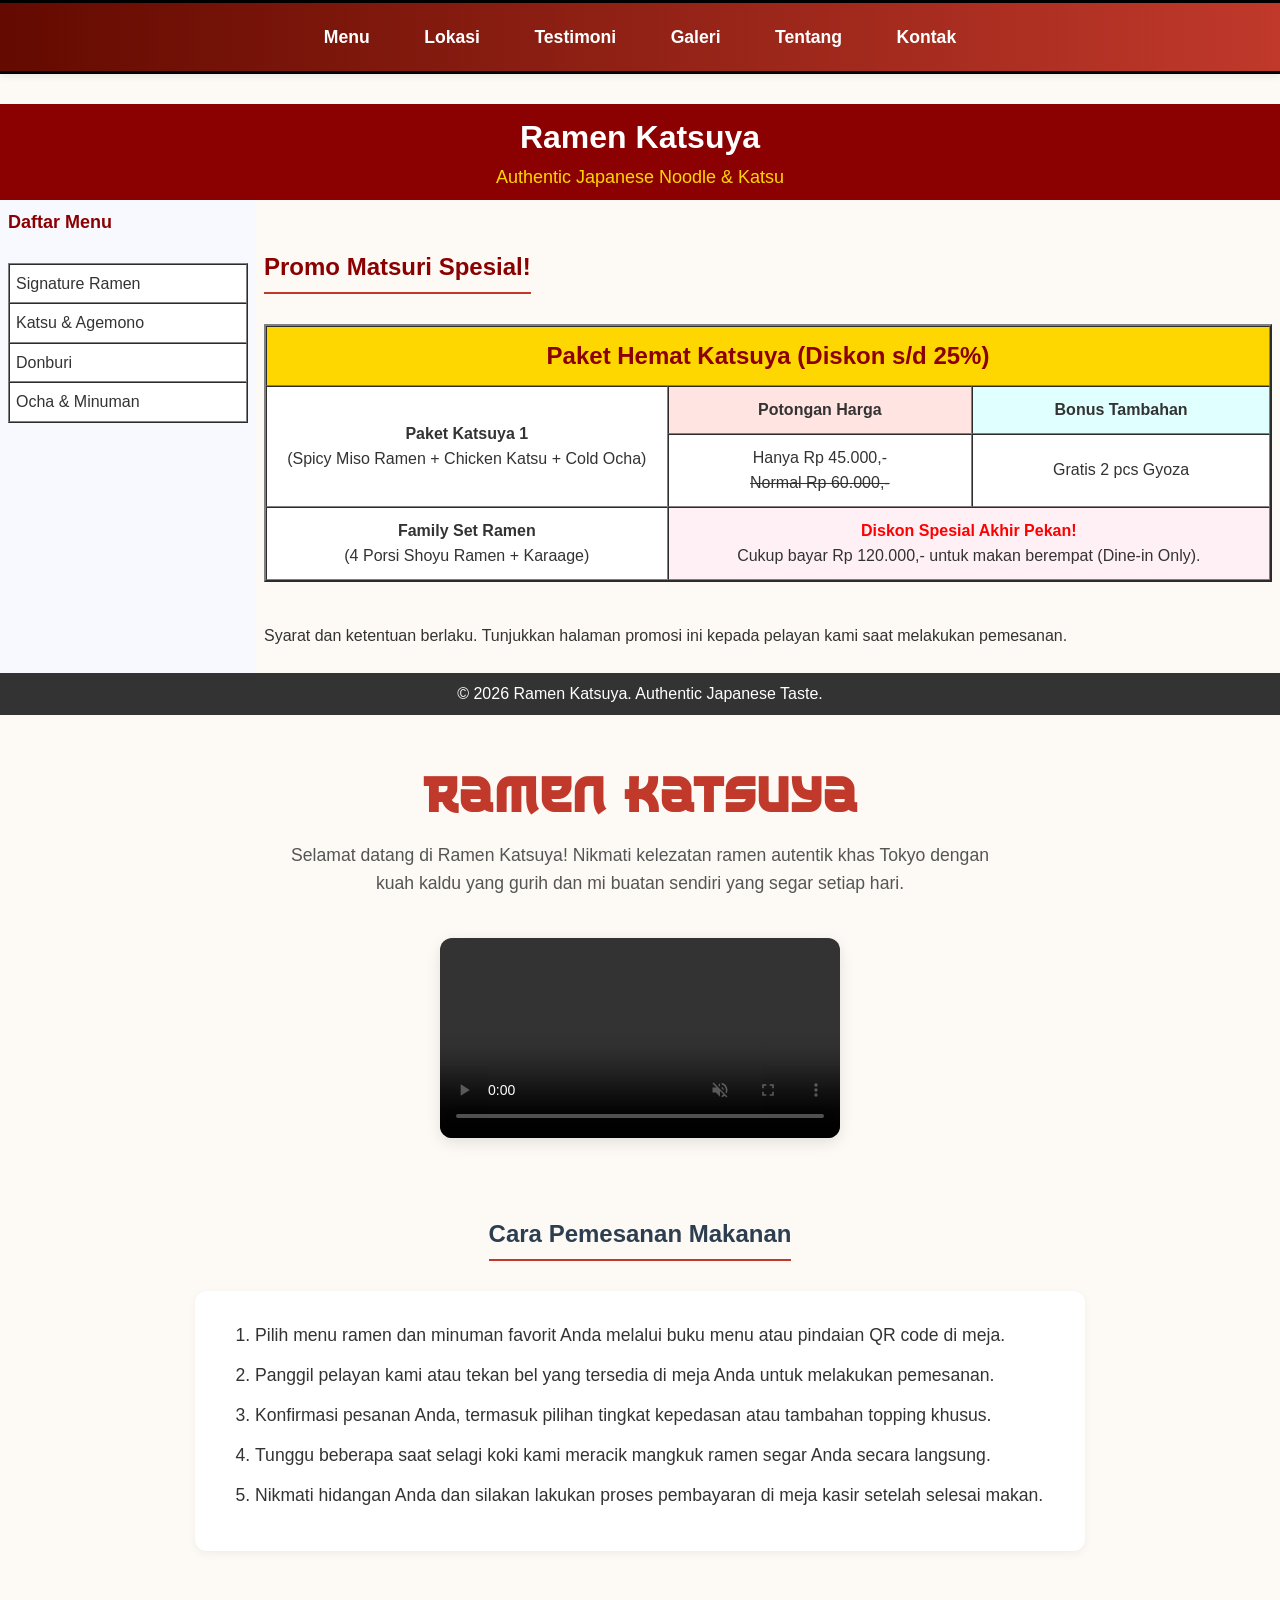
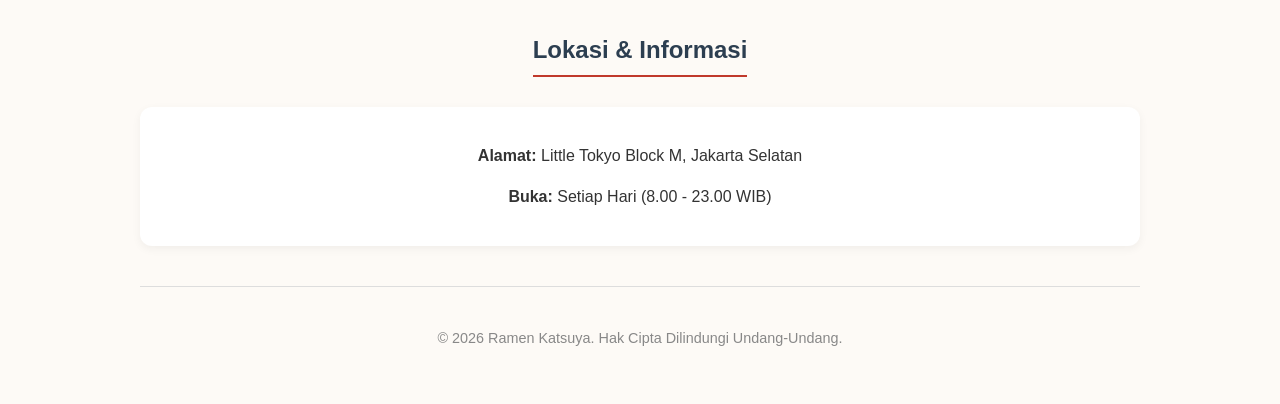
<file: index.html>
<!DOCTYPE html>
<html lang="id">
<head>
    <meta charset="UTF-8">
    <meta name="viewport" content="width=device-width, initial-scale=1.0">
    <title>Ramen Katsuya - Beranda & Cara Pesan</title>
    <link rel="stylesheet" href="Layout.css">
</head>
<body>
    <!-- Navigasi -->
    <nav class="navbar">
        <a href="menu.html">Menu</a>
        <a href="lokasi.html">Lokasi</a>
        <a href="testimoni.html">Testimoni</a>
        <a href="galeri.html">Galeri</a>
        <a href="tentang.html">Tentang</a>
        <a href="kontak.html">Kontak</a>
    </nav>

    <!-- Tabel Layout Utama -->
    <table border="0" width="100%" cellpadding="8" cellspacing="0">
        
        <!-- Header Restoran -->
        <tr>
            <td colspan="2" bgcolor="#8B0000" align="center">
                <font face="Arial" size="6" color="#FFFFFF"><b>Ramen Katsuya</b></font><br>
                <font face="Arial" size="4" color="#FFD700">Authentic Japanese Noodle & Katsu</font>
            </td>
        </tr>

        <!-- Bagian Tengah (Sidebar dan Konten Utama) -->
        <tr>
            <!-- Sidebar Kiri (Kategori Menu) -->
            <td width="20%" valign="top" bgcolor="#F8F8FF">
                <font face="Arial" size="4" color="#8B0000"><b>Daftar Menu</b></font><br><br>
                <!-- Tabel Bersarang (Nested Table) untuk menu -->
                <table border="1" width="100%" cellspacing="0" cellpadding="6">
                    <tr><td bgcolor="#FFFFFF"><font face="Arial">Signature Ramen</font></td></tr>
                    <tr><td bgcolor="#FFFFFF"><font face="Arial">Katsu & Agemono</font></td></tr>
                    <tr><td bgcolor="#FFFFFF"><font face="Arial">Donburi</font></td></tr>
                    <tr><td bgcolor="#FFFFFF"><font face="Arial">Ocha & Minuman</font></td></tr>
                </table>
            </td>

            <!-- Konten Utama Kanan (Promosi) -->
            <td width="80%" valign="top">
                <h2 align="center"><font face="Arial" color="#8B0000">Promo Matsuri Spesial!</font></h2>
                
                <!-- Tabel Promosi Memaksimalkan Rowspan dan Colspan -->
                <table border="2" width="100%" cellpadding="10" cellspacing="0">
                    <tr align="center" bgcolor="#FFD700">
                        <!-- Menggabungkan 3 kolom untuk judul tabel -->
                        <th colspan="3"><font face="Arial" size="5" color="#8B0000">Paket Hemat Katsuya (Diskon s/d 25%)</font></th>
                    </tr>
                    
                    <tr align="center">
                        <!-- Menggabungkan 2 baris untuk area gambar produk -->
                        <td rowspan="2" width="40%" bgcolor="#FFFFFF">
                            <font face="Arial"><b>Paket Katsuya 1</b><br>
                            (Spicy Miso Ramen + Chicken Katsu + Cold Ocha)</font>
                        </td>
                        <td bgcolor="#FFE4E1"><font face="Arial"><b>Potongan Harga</b></font></td>
                        <td bgcolor="#E0FFFF"><font face="Arial"><b>Bonus Tambahan</b></font></td>
                    </tr>
                    
                    <tr align="center" bgcolor="#FFFFFF">
                        <!-- Melengkapi sisa kolom dari rowspan di atas -->
                        <td><font face="Arial">Hanya Rp 45.000,-<br><s>Normal Rp 60.000,-</s></font></td>
                        <td><font face="Arial">Gratis 2 pcs Gyoza</font></td>
                    </tr>
                    
                    <tr align="center" bgcolor="#FFFFFF">
                        <td><font face="Arial"><b>Family Set Ramen</b><br>(4 Porsi Shoyu Ramen + Karaage)</font></td>
                        <!-- Menggabungkan 2 kolom untuk area deskripsi promo -->
                        <td colspan="2" bgcolor="#FFF0F5">
                            <font face="Arial" color="red"><b>Diskon Spesial Akhir Pekan!</b></font><br>
                            <font face="Arial">Cukup bayar Rp 120.000,- untuk makan berempat (Dine-in Only).</font>
                        </td>
                    </tr>
                </table>
                <br>
                <p align="justify"><font face="Arial">Syarat dan ketentuan berlaku. Tunjukkan halaman promosi ini kepada pelayan kami saat melakukan pemesanan.</font></p>
            </td>
        </tr>

        <!-- Footer -->
        <tr>
            <td colspan="2" bgcolor="#333333" align="center">
                <font color="white" face="Arial">&copy; 2026 Ramen Katsuya. Authentic Japanese Taste.</font>
            </td>
        </tr>
    </table>

    <div class="container">
        <!-- Sambutan -->
        <h1>Ramen Katsuya</h1>
        <p class="header-text">Selamat datang di Ramen Katsuya! Nikmati kelezatan ramen autentik khas Tokyo dengan kuah kaldu yang gurih dan mi buatan sendiri yang segar setiap hari.</p>

        <!-- Video Promo -->
        <div class="video-container">
            <video controls autoplay muted loop>
                <source src="Video Ramen.mp4" type="video/mp4">
            </video>
        </div>

        <!-- 5 Langkah Cara Pemesanan (Ordered List) -->
        <div style="text-align: center;">
            <h2>Cara Pemesanan Makanan</h2>
        </div>
        
        <ol class="order-steps">
            <li>Pilih menu ramen dan minuman favorit Anda melalui buku menu atau pindaian QR code di meja.</li>
            <li>Panggil pelayan kami atau tekan bel yang tersedia di meja Anda untuk melakukan pemesanan.</li>
            <li>Konfirmasi pesanan Anda, termasuk pilihan tingkat kepedasan atau tambahan topping khusus.</li>
            <li>Tunggu beberapa saat selagi koki kami meracik mangkuk ramen segar Anda secara langsung.</li>
            <li>Nikmati hidangan Anda dan silakan lakukan proses pembayaran di meja kasir setelah selesai makan.</li>
        </ol>

        <!-- Informasi Lokasi -->
        <div style="text-align: center;">
            <h2>Lokasi & Informasi</h2>
        </div>
        <div class="info-section">
            <p><strong>Alamat:</strong> Little Tokyo Block M, Jakarta Selatan</p>
            <p><strong>Buka:</strong> Setiap Hari (8.00 - 23.00 WIB)</p>
        </div>

        <hr>
        <footer>
            <p>&copy; 2026 Ramen Katsuya. Hak Cipta Dilindungi Undang-Undang.</p>
        </footer>
    </div>
</body>
</html>
</file>
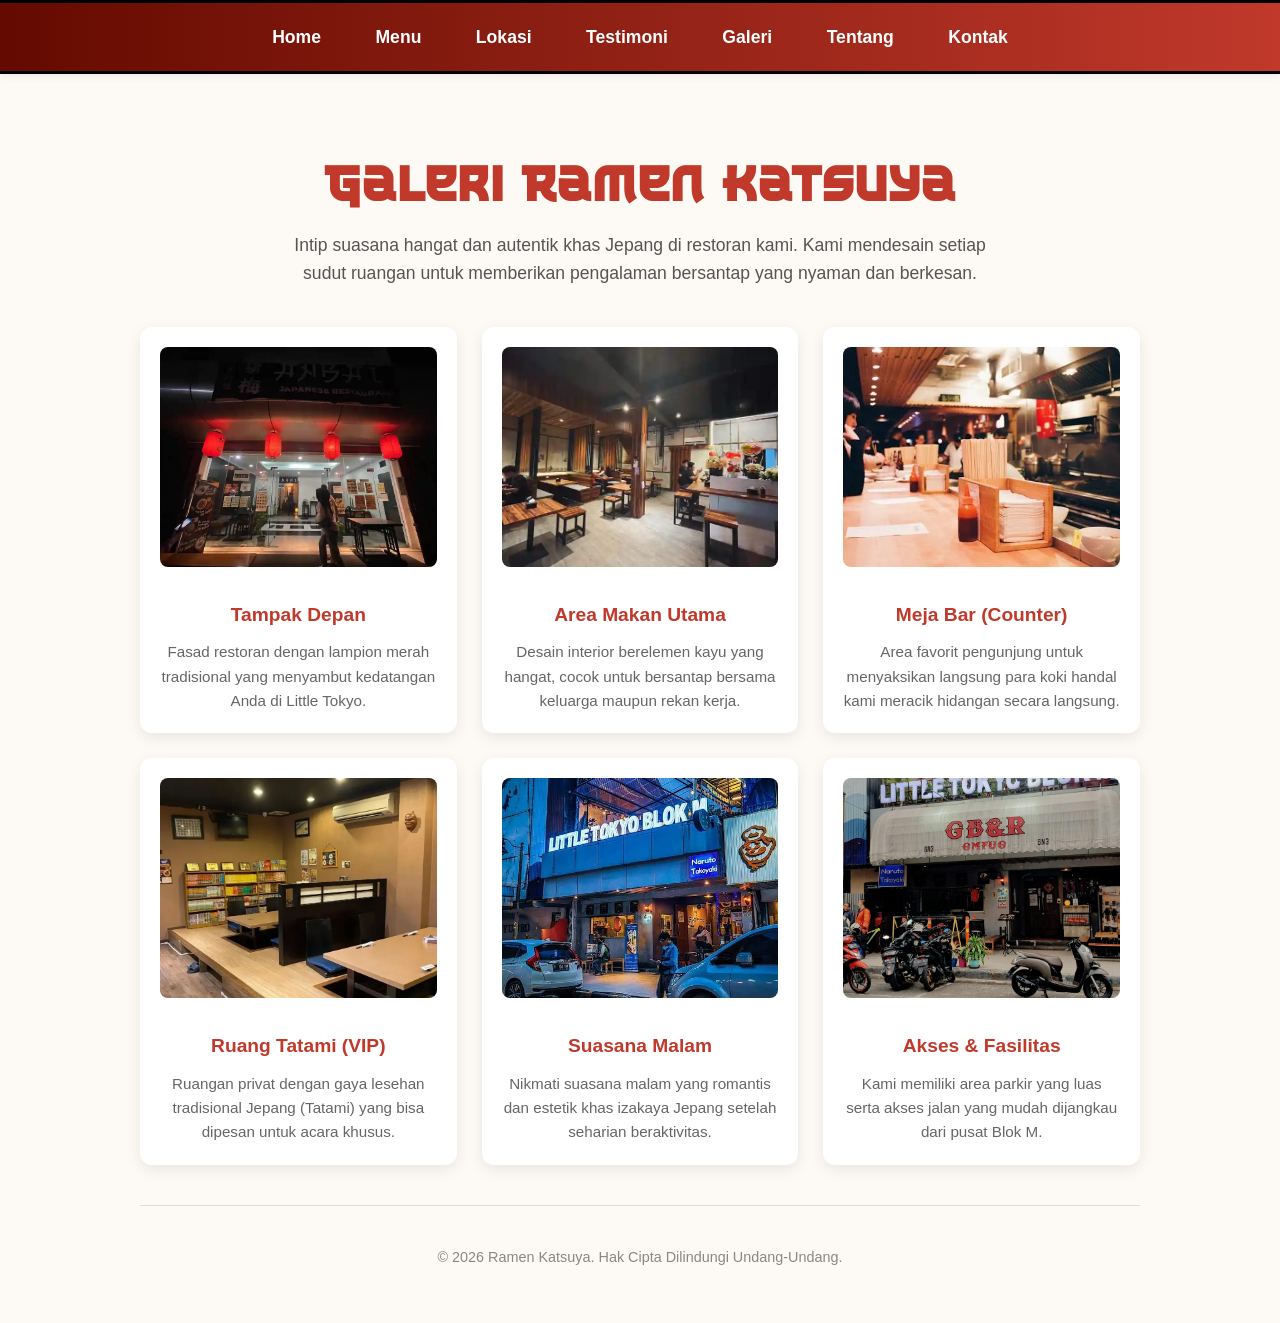
<file: galeri.html>
<!DOCTYPE html>
<html lang="id">
<head>
    <meta charset="UTF-8">
    <meta name="viewport" content="width=device-width, initial-scale=1.0">
    <title>Ramen Katsuya - Galeri Restoran</title>
    <link rel="stylesheet" href="Layout.css">
</head>
<body>
    <nav class="navbar">
        <a href="index.html">Home</a>
        <a href="menu.html">Menu</a>
        <a href="lokasi.html">Lokasi</a>
        <a href="testimoni.html">Testimoni</a>
        <a href="galeri.html">Galeri</a>
        <a href="tentang.html">Tentang</a>
        <a href="kontak.html">Kontak</a>
    </nav>

    <div class="container">
        <h1>Galeri Ramen Katsuya</h1>
        <p class="header-text">Intip suasana hangat dan autentik khas Jepang di restoran kami. Kami mendesain setiap sudut ruangan untuk memberikan pengalaman bersantap yang nyaman dan berkesan.</p>

        <!-- Galeri Foto menggunakan layout grid dari CSS yang sudah ada -->
        <ul>
            <li>
                <img src="Resto.jpg" alt="Tampak Depan Restoran">
                <h3>Tampak Depan</h3>
                <p>Fasad restoran dengan lampion merah tradisional yang menyambut kedatangan Anda di Little Tokyo.</p>
            </li>
            <li>
                <img src="Interior.jpg" alt="Interior Restoran">
                <h3>Area Makan Utama</h3>
                <p>Desain interior berelemen kayu yang hangat, cocok untuk bersantap bersama keluarga maupun rekan kerja.</p>
            </li>
            <li>
                <img src="MejaBar.jpg" alt="Meja Bar Koki">
                <h3>Meja Bar (Counter)</h3>
                <p>Area favorit pengunjung untuk menyaksikan langsung para koki handal kami meracik hidangan secara langsung.</p>
            </li>
            <li>
                <img src="RuangTatami.jpg" alt="Ruang VIP Tatami">
                <h3>Ruang Tatami (VIP)</h3>
                <p>Ruangan privat dengan gaya lesehan tradisional Jepang (Tatami) yang bisa dipesan untuk acara khusus.</p>
            </li>
            <li>
                <img src="SuasanaMalam.jpg" alt="Suasana Malam Hari">
                <h3>Suasana Malam</h3>
                <p>Nikmati suasana malam yang romantis dan estetik khas izakaya Jepang setelah seharian beraktivitas.</p>
            </li>
            <li>
                <img src="AreaParkir.jpg" alt="Area Parkir">
                <h3>Akses & Fasilitas</h3>
                <p>Kami memiliki area parkir yang luas serta akses jalan yang mudah dijangkau dari pusat Blok M.</p>
            </li>
        </ul>

        <hr>
        <footer>
            <p>&copy; 2026 Ramen Katsuya. Hak Cipta Dilindungi Undang-Undang.</p>
        </footer>
    </div>
</body>
</html>
</file>
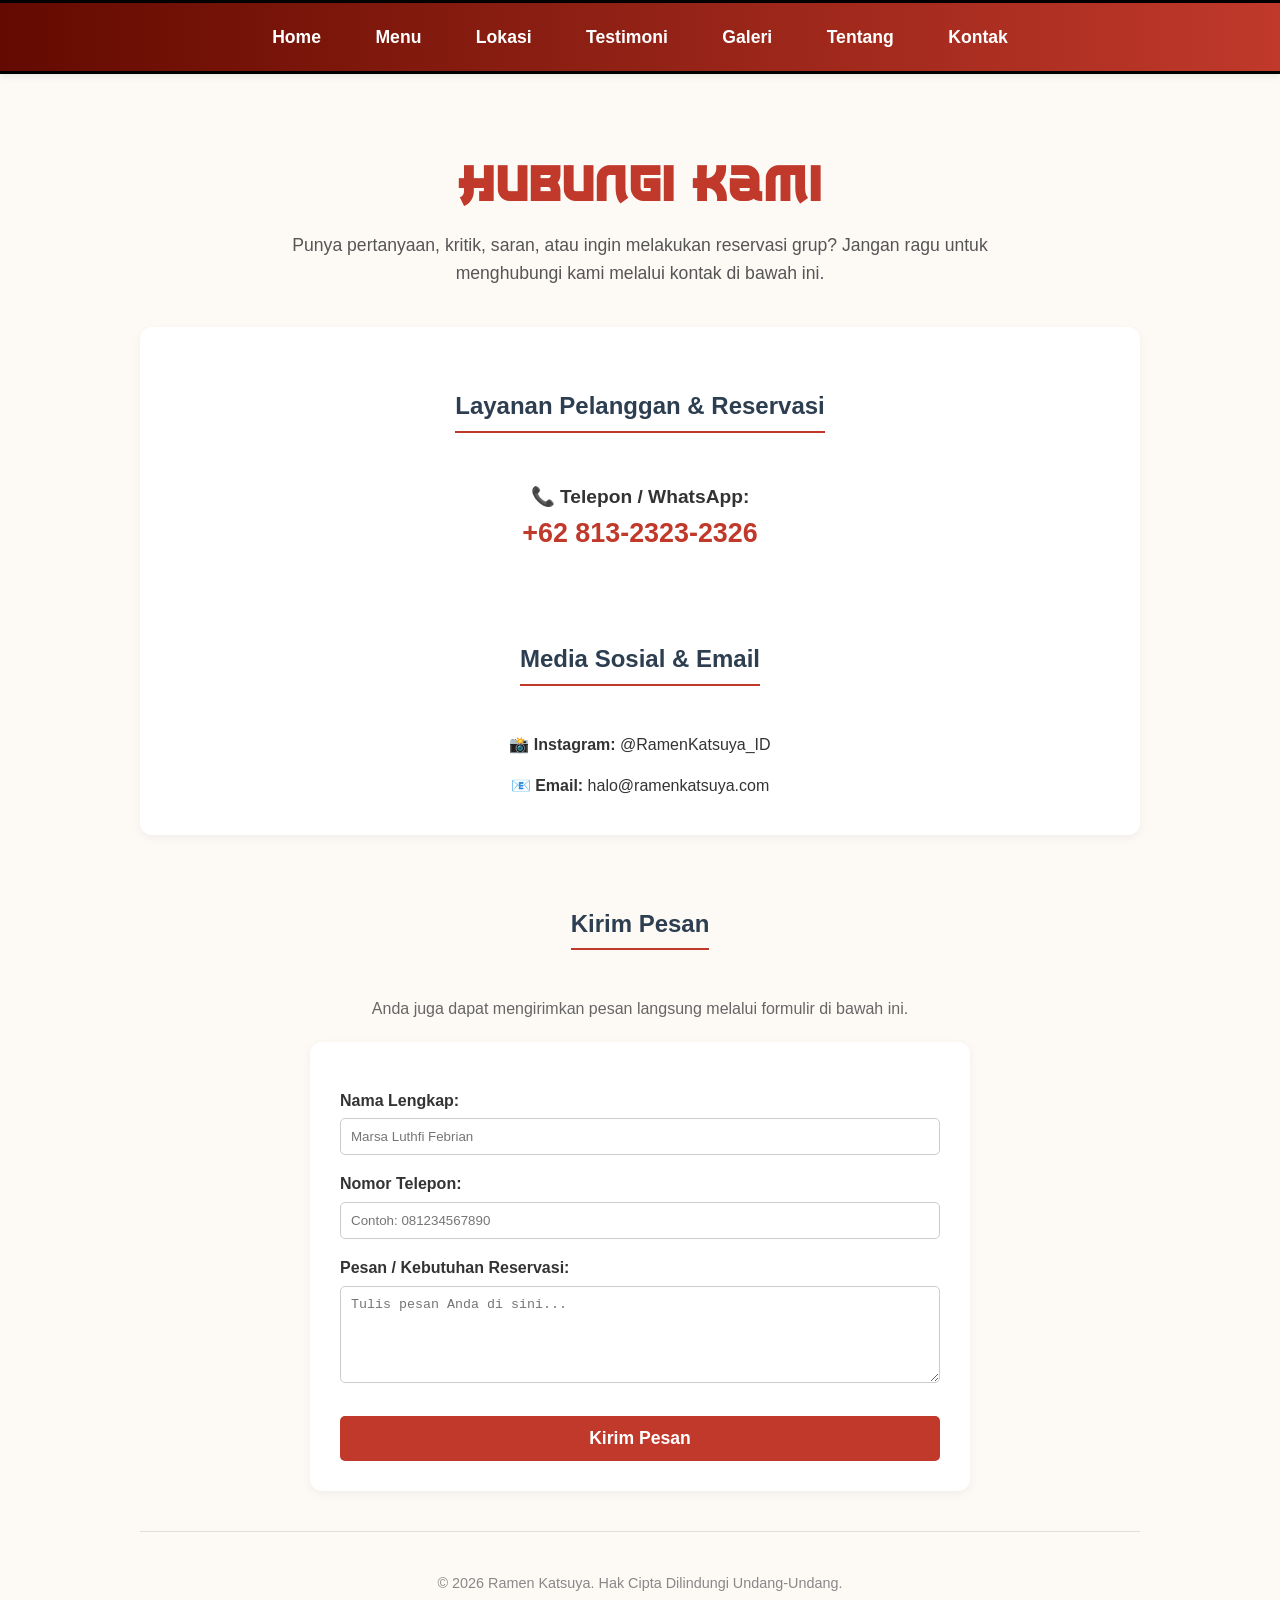
<file: kontak.html>
<!DOCTYPE html>
<html lang="id">
<head>
    <meta charset="UTF-8">
    <meta name="viewport" content="width=device-width, initial-scale=1.0">
    <title>Ramen Katsuya - Kontak & Reservasi</title>
    <link rel="stylesheet" href="Layout.css">
</head>
<body>
    <nav class="navbar">
        <a href="index.html">Home</a>
        <a href="menu.html">Menu</a>
        <a href="lokasi.html">Lokasi</a>
        <a href="testimoni.html">Testimoni</a>
        <a href="galeri.html">Galeri</a>
        <a href="tentang.html">Tentang</a>
        <a href="kontak.html">Kontak</a>
    </nav>

    <div class="container">
        <h1>Hubungi Kami</h1>
        <p class="header-text">Punya pertanyaan, kritik, saran, atau ingin melakukan reservasi grup? Jangan ragu untuk menghubungi kami melalui kontak di bawah ini.</p>

        <div class="info-section">
            <h2>Layanan Pelanggan & Reservasi</h2>
            <p style="font-size: 1.2em;">📞 <strong>Telepon / WhatsApp:</strong><br> 
                <span style="color: #c0392b; font-weight: bold; font-size: 1.4em;">+62 813-2323-2326</span>
            </p>
            
            <br>
            
            <h2>Media Sosial & Email</h2>
            <p>📸 <strong>Instagram:</strong> @RamenKatsuya_ID</p>
            <p>📧 <strong>Email:</strong> halo@ramenkatsuya.com</p>
        </div>

        <div style="text-align: center;">
            <h2>Kirim Pesan</h2>
            <p style="color: #666; margin-bottom: 20px;">Anda juga dapat mengirimkan pesan langsung melalui formulir di bawah ini.</p>
        </div>

        <div class="info-section" style="text-align: left; max-width: 600px; margin: 0 auto; padding: 30px;">
            <form action="#" method="post">
                <p><strong>Nama Lengkap:</strong><br>
                <input type="text" name="nama" placeholder="Marsa Luthfi Febrian" style="width: 100%; padding: 10px; margin-top: 5px; border: 1px solid #ccc; border-radius: 5px; box-sizing: border-box;" required></p>
                
                <p><strong>Nomor Telepon:</strong><br>
                <input type="tel" name="telepon" placeholder="Contoh: 081234567890" style="width: 100%; padding: 10px; margin-top: 5px; border: 1px solid #ccc; border-radius: 5px; box-sizing: border-box;" required></p>
                
                <p><strong>Pesan / Kebutuhan Reservasi:</strong><br>
                <textarea name="pesan" rows="5" placeholder="Tulis pesan Anda di sini..." style="width: 100%; padding: 10px; margin-top: 5px; border: 1px solid #ccc; border-radius: 5px; box-sizing: border-box;" required></textarea></p>
                
                <button type="submit" style="background-color: #c0392b; color: white; padding: 12px 20px; border: none; border-radius: 5px; font-size: 1.1em; cursor: pointer; width: 100%; font-weight: bold; margin-top: 10px; transition: background 0.3s ease;">
                    Kirim Pesan
                </button>
            </form>
        </div>

        <hr>
        <footer>
            <p>&copy; 2026 Ramen Katsuya. Hak Cipta Dilindungi Undang-Undang.</p>
        </footer>
    </div>
</body>
</html>
</file>
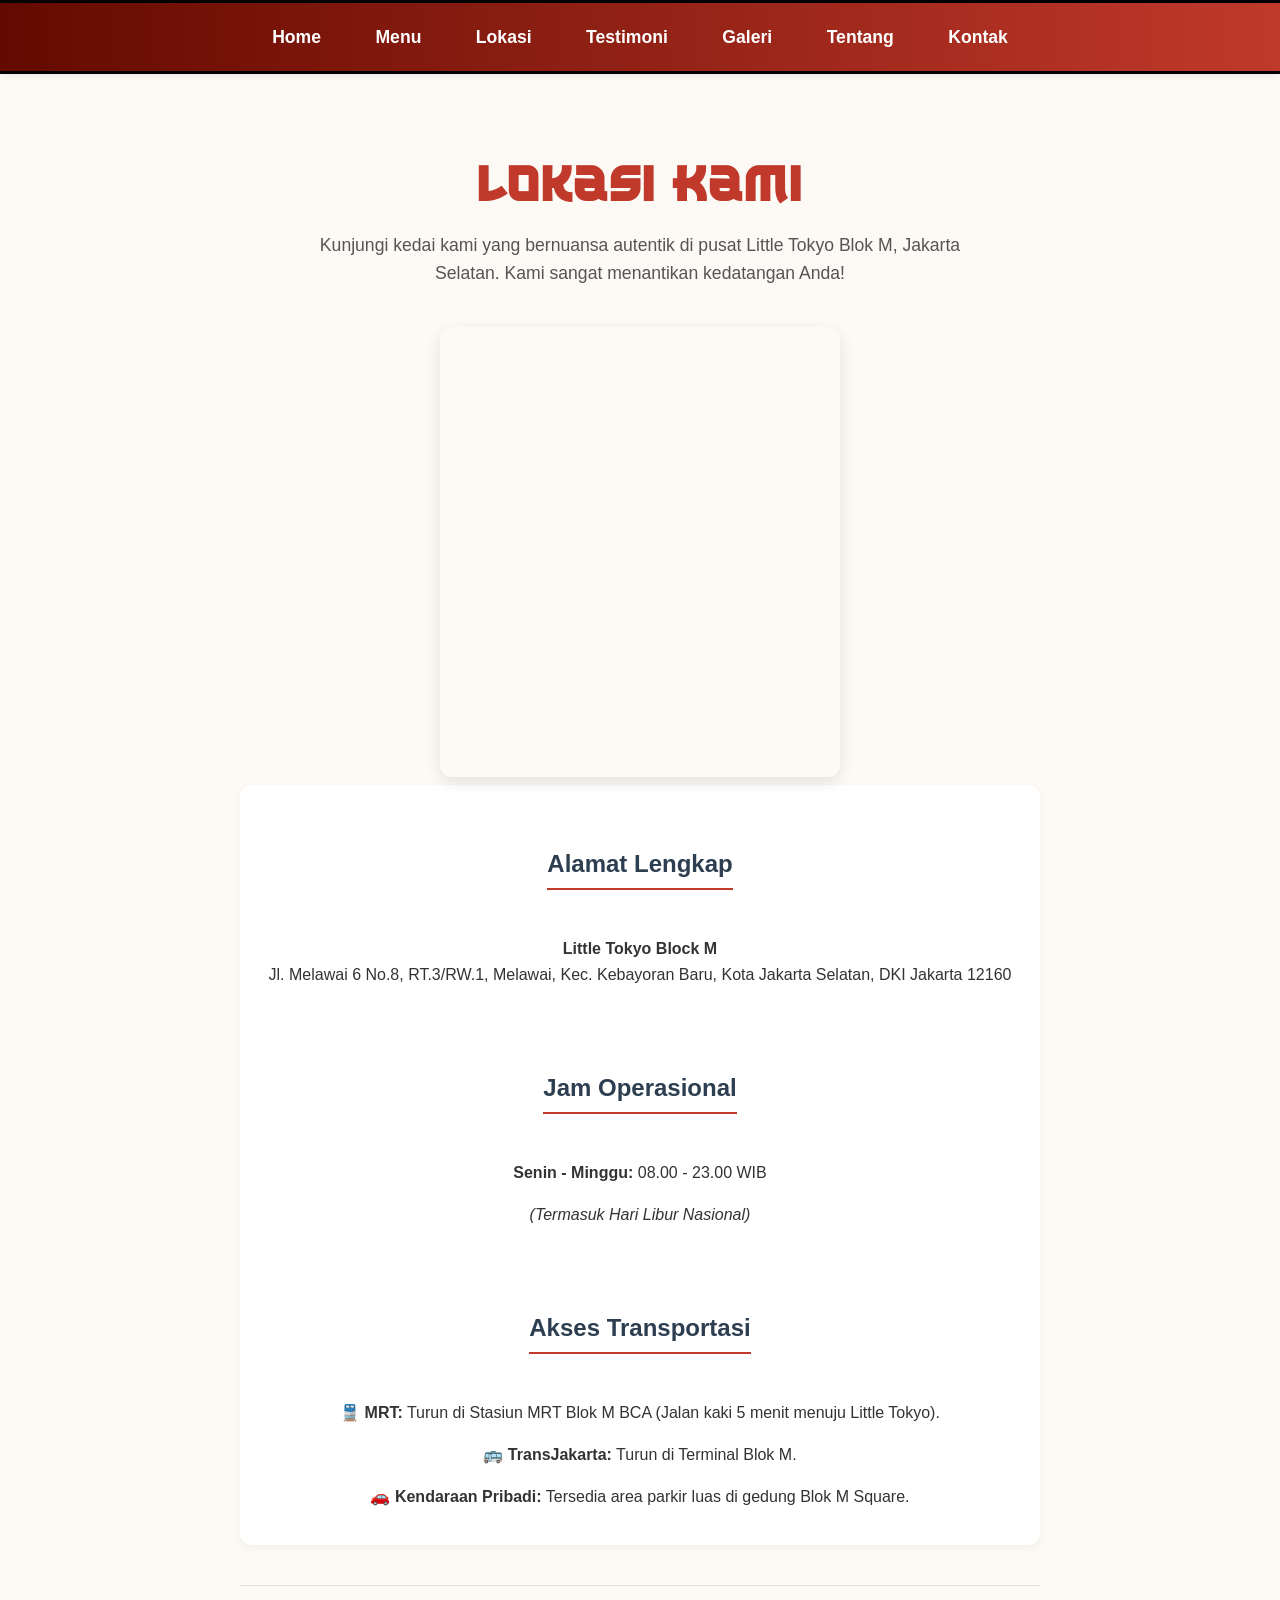
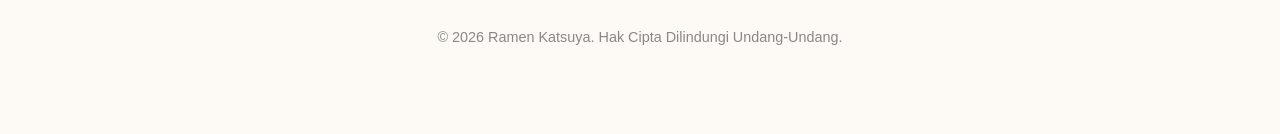
<file: lokasi.html>
<!DOCTYPE html>
<html lang="id">
<head>
    <meta charset="UTF-8">
    <meta name="viewport" content="width=device-width, initial-scale=1.0">
    <title>Ramen Katsuya - Lokasi Kami</title>
    <link rel="stylesheet" href="Layout.css">
</head>
<body>
    <nav class="navbar">
        <a href="index.html">Home</a>
        <a href="menu.html">Menu</a>
        <a href="lokasi.html">Lokasi</a>
        <a href="testimoni.html">Testimoni</a>
        <a href="galeri.html">Galeri</a>
        <a href="tentang.html">Tentang</a>
        <a href="kontak.html">Kontak</a>
    </nav>

    <div class="container">
        <h1>Lokasi Kami</h1>
        <p class="header-text">Kunjungi kedai kami yang bernuansa autentik di pusat Little Tokyo Blok M, Jakarta Selatan. Kami sangat menantikan kedatangan Anda!</p>

       <div class="video-container">
            <iframe src="https://www.google.com/maps/embed?pb=!1m18!1m12!1m3!1d15864.18431081395!2d106.7968508!3d-6.2576081!2m3!1f0!2f0!3f0!3m2!1i1024!2i768!4f13.1!3m3!1m2!1s0x2e69f16b251a6ee7%3A0x6e9a7e289467651a!2sBlok%20M%2C%20Kebayoran%20Baru%2C%20South%20Jakarta%20City%2C%20Jakarta!5e0!3m2!1sen!2sid!4v1700000000000!5m2!1sen!2sid" width="100%" height="450" style="border:0;" allowfullscreen="" loading="lazy" referrerpolicy="no-referrer-when-downgrade"></iframe>

        <div class="info-section">
            <h2>Alamat Lengkap</h2>
            <p><strong>Little Tokyo Block M</strong><br>Jl. Melawai 6 No.8, RT.3/RW.1, Melawai, Kec. Kebayoran Baru, Kota Jakarta Selatan, DKI Jakarta 12160</p>
            
            <br>
            
            <h2>Jam Operasional</h2>
            <p><strong>Senin - Minggu:</strong> 08.00 - 23.00 WIB</p>
            <p><em>(Termasuk Hari Libur Nasional)</em></p>

            <br>
            
            <h2>Akses Transportasi</h2>
            <p>🚆 <strong>MRT:</strong> Turun di Stasiun MRT Blok M BCA (Jalan kaki 5 menit menuju Little Tokyo).</p>
            <p>🚌 <strong>TransJakarta:</strong> Turun di Terminal Blok M.</p>
            <p>🚗 <strong>Kendaraan Pribadi:</strong> Tersedia area parkir luas di gedung Blok M Square.</p>
        </div>

        <hr>
        <footer>
            <p>&copy; 2026 Ramen Katsuya. Hak Cipta Dilindungi Undang-Undang.</p>
        </footer>
    </div>
</body>
</html>
</file>
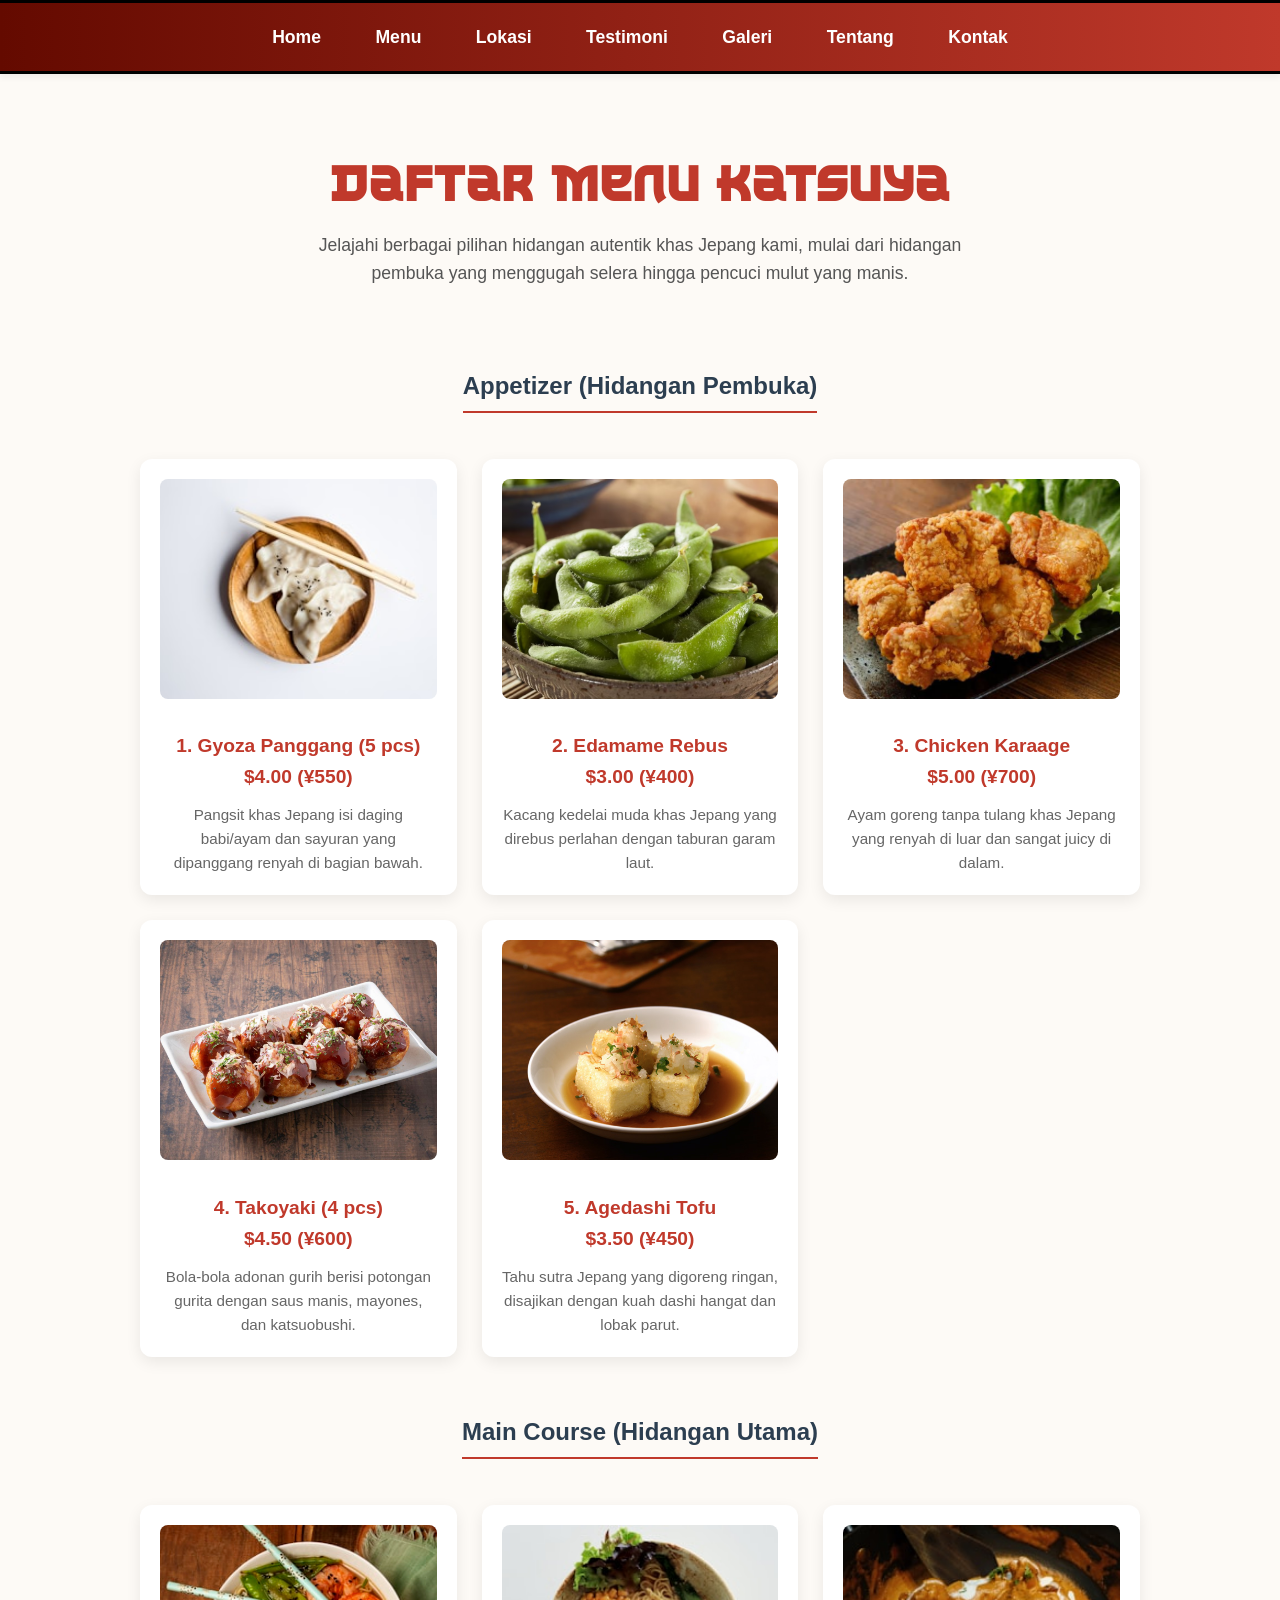
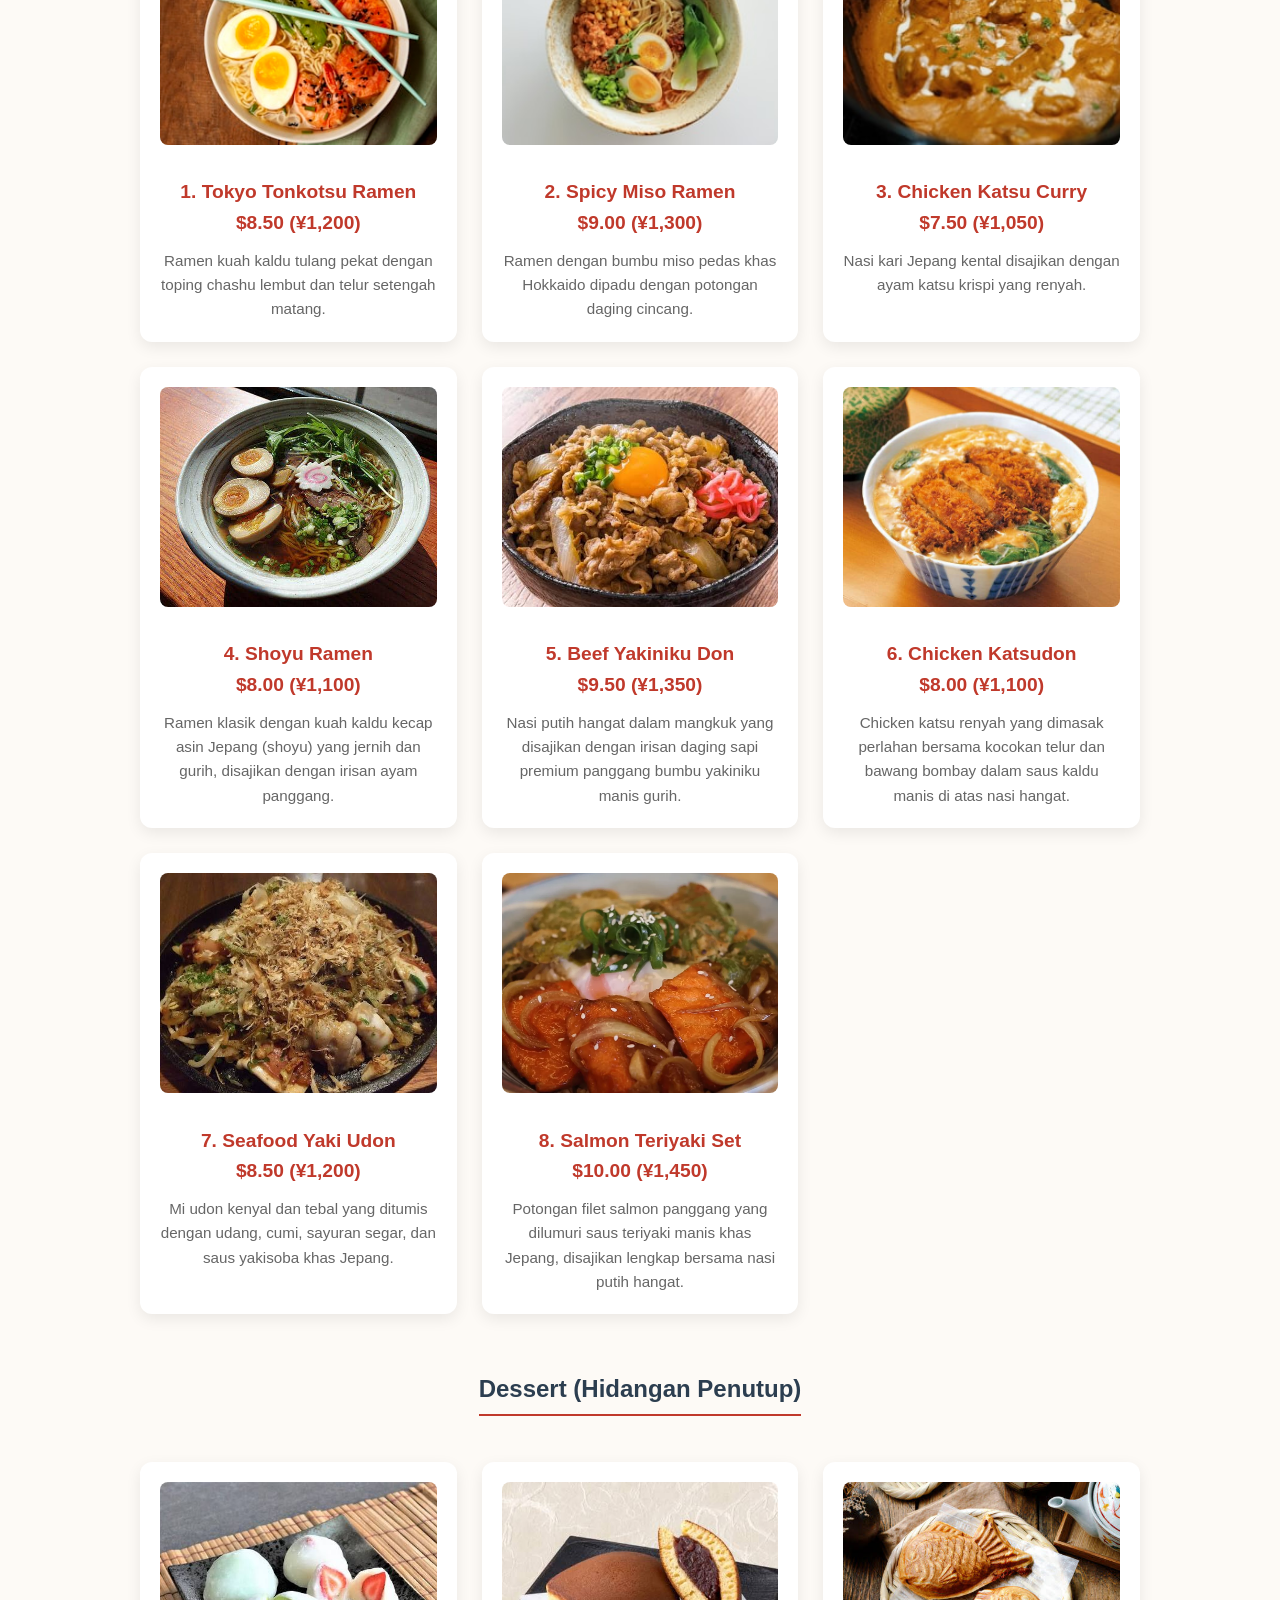
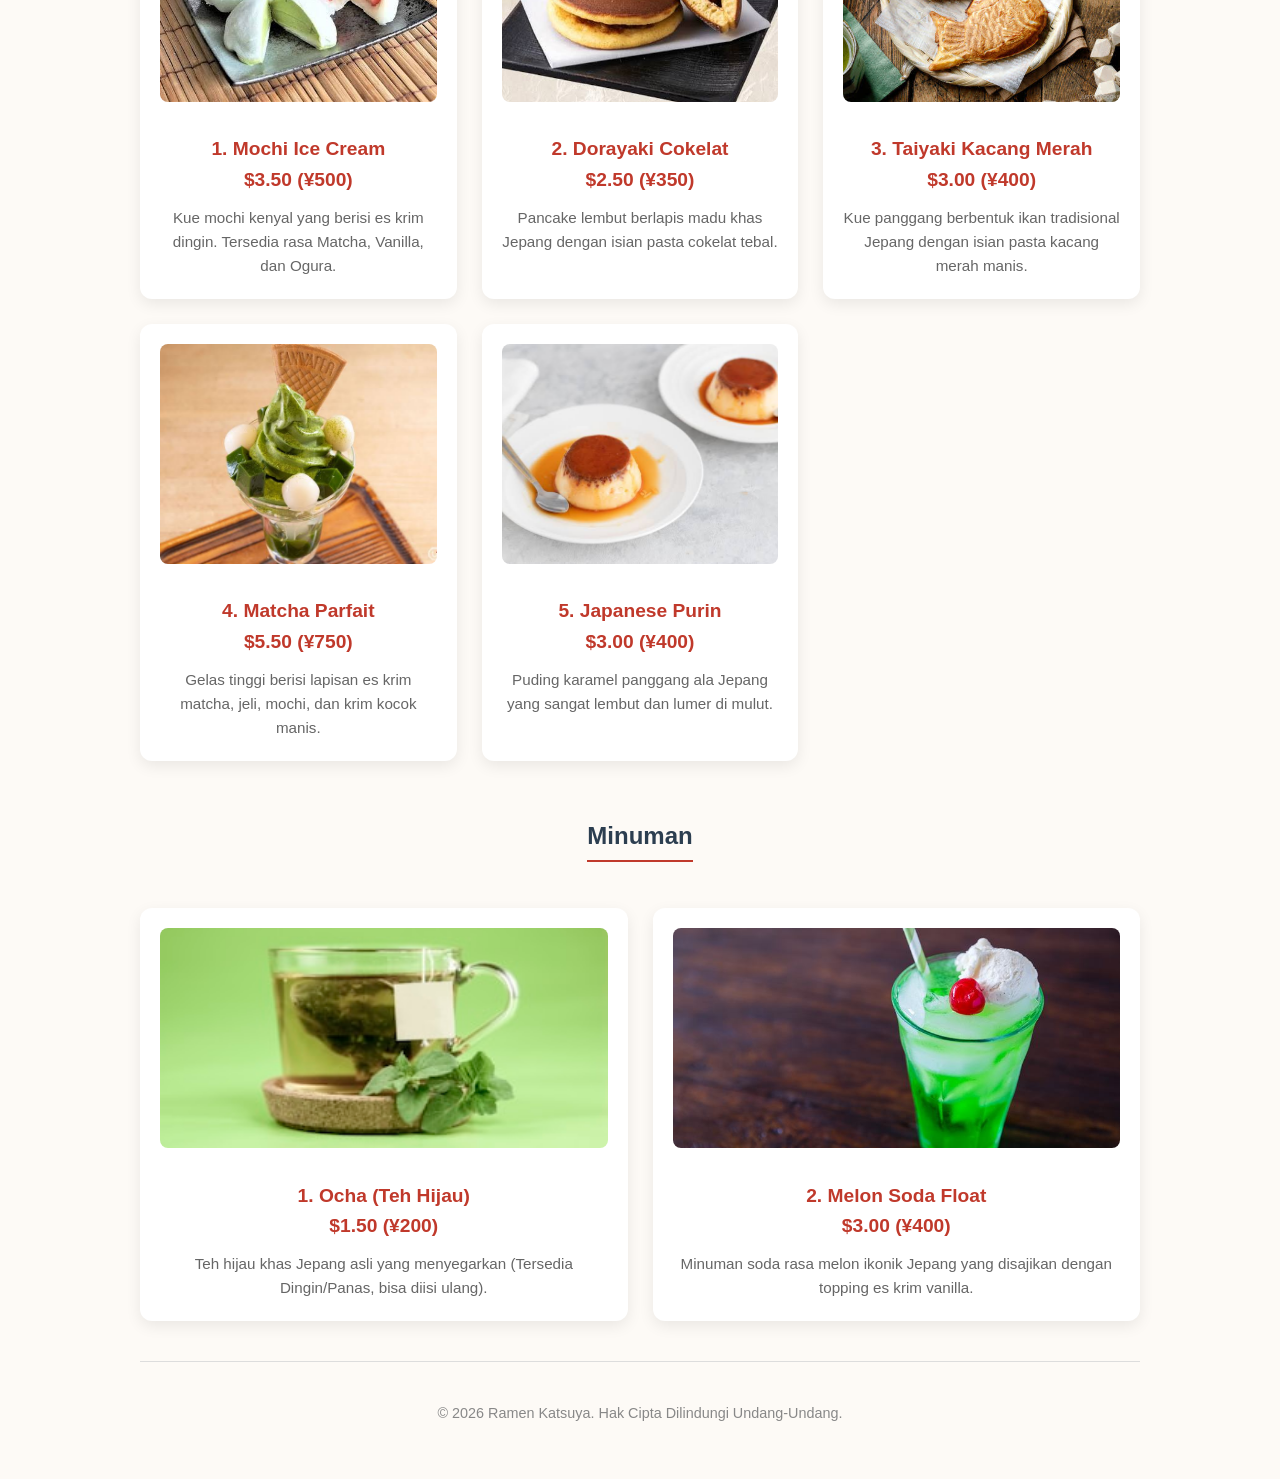
<file: menu.html>
<!DOCTYPE html>
<html lang="id">
<head>
    <meta charset="UTF-8">
    <meta name="viewport" content="width=device-width, initial-scale=1.0">
    <title>Ramen Katsuya - Daftar Menu</title>
    <link rel="stylesheet" href="Layout.css">
</head>
<body>
    <nav class="navbar">
        <a href="index.html">Home</a> 
        <a href="menu.html">Menu</a>
        <a href="lokasi.html">Lokasi</a>
        <a href="testimoni.html">Testimoni</a>
        <a href="galeri.html">Galeri</a>
        <a href="tentang.html">Tentang</a>
        <a href="kontak.html">Kontak</a>
    </nav>
    <div class="container">
        <h1>Daftar Menu Katsuya</h1>
        <p class="header-text">Jelajahi berbagai pilihan hidangan autentik khas Jepang kami, mulai dari hidangan pembuka yang menggugah selera hingga pencuci mulut yang manis.</p>

        <div style="text-align: center;">
            <h2>Appetizer (Hidangan Pembuka)</h2>
        </div>
        <ul>
            <li>
                <img src="Gyoza.jpg" alt="Gyoza Panggang">
                <h3>1. Gyoza Panggang (5 pcs)<br>&#36;4.00 (&yen;550)</h3>
                <p>Pangsit khas Jepang isi daging babi/ayam dan sayuran yang dipanggang renyah di bagian bawah.</p>
            </li>
            <li>
                <img src="Edamame.jpg" alt="Edamame Rebus">
                <h3>2. Edamame Rebus<br>&#36;3.00 (&yen;400)</h3>
                <p>Kacang kedelai muda khas Jepang yang direbus perlahan dengan taburan garam laut.</p>
            </li>
            <li>
                <img src="Karaage.jpg" alt="Chicken Karaage">
                <h3>3. Chicken Karaage<br>&#36;5.00 (&yen;700)</h3>
                <p>Ayam goreng tanpa tulang khas Jepang yang renyah di luar dan sangat juicy di dalam.</p>
            </li>
            <li>
                <img src="Takoyaki.jpg" alt="Takoyaki">
                <h3>4. Takoyaki (4 pcs)<br>&#36;4.50 (&yen;600)</h3>
                <p>Bola-bola adonan gurih berisi potongan gurita dengan saus manis, mayones, dan katsuobushi.</p>
            </li>
            <li>
                <img src="AgedashiTofu.jpg" alt="Agedashi Tofu">
                <h3>5. Agedashi Tofu<br>&#36;3.50 (&yen;450)</h3>
                <p>Tahu sutra Jepang yang digoreng ringan, disajikan dengan kuah dashi hangat dan lobak parut.</p>
            </li>
        </ul>

        <div style="text-align: center;">
            <h2>Main Course (Hidangan Utama)</h2>
        </div>
        <ul>
            <li>
                <img src="Tonkotsu Ramen.jpg" alt="Tokyo Tonkotsu Ramen">
                <h3>1. Tokyo Tonkotsu Ramen<br>&#36;8.50 (&yen;1,200)</h3>
                <p>Ramen kuah kaldu tulang pekat dengan toping chashu lembut dan telur setengah matang.</p>
            </li>
            <li>
                <img src="Spicy Miso Ramen.jpg" alt="Spicy Miso Ramen">
                <h3>2. Spicy Miso Ramen<br>&#36;9.00 (&yen;1,300)</h3>
                <p>Ramen dengan bumbu miso pedas khas Hokkaido dipadu dengan potongan daging cincang.</p>
            </li>
            <li>
                <img src="Chicken Katsu Kare.jpg" alt="Chicken Katsu Curry">
                <h3>3. Chicken Katsu Curry<br>&#36;7.50 (&yen;1,050)</h3>
                <p>Nasi kari Jepang kental disajikan dengan ayam katsu krispi yang renyah.</p>
            </li>
            <li>
                <img src="ShoyuRamen.jpg" alt="Shoyu Ramen">
                <h3>4. Shoyu Ramen<br>&#36;8.00 (&yen;1,100)</h3>
                <p>Ramen klasik dengan kuah kaldu kecap asin Jepang (shoyu) yang jernih dan gurih, disajikan dengan irisan ayam panggang.</p>
            </li>
            <li>
                <img src="BeefYakiniku.jpg" alt="Beef Yakiniku Don">
                <h3>5. Beef Yakiniku Don<br>&#36;9.50 (&yen;1,350)</h3>
                <p>Nasi putih hangat dalam mangkuk yang disajikan dengan irisan daging sapi premium panggang bumbu yakiniku manis gurih.</p>
            </li>
            <li>
                <img src="Katsudon.jpg" alt="Chicken Katsudon">
                <h3>6. Chicken Katsudon<br>&#36;8.00 (&yen;1,100)</h3>
                <p>Chicken katsu renyah yang dimasak perlahan bersama kocokan telur dan bawang bombay dalam saus kaldu manis di atas nasi hangat.</p>
            </li>
            <li>
                <img src="YakiUdon.jpg" alt="Seafood Yaki Udon">
                <h3>7. Seafood Yaki Udon<br>&#36;8.50 (&yen;1,200)</h3>
                <p>Mi udon kenyal dan tebal yang ditumis dengan udang, cumi, sayuran segar, dan saus yakisoba khas Jepang.</p>
            </li>
            <li>
                <img src="SalmonTeriyaki.jpg" alt="Salmon Teriyaki Set">
                <h3>8. Salmon Teriyaki Set<br>&#36;10.00 (&yen;1,450)</h3>
                <p>Potongan filet salmon panggang yang dilumuri saus teriyaki manis khas Jepang, disajikan lengkap bersama nasi putih hangat.</p>
            </li>
        </ul>

        <div style="text-align: center;">
            <h2>Dessert (Hidangan Penutup)</h2>
        </div>
        <ul>
            <li>
                <img src="Mochi.jpg" alt="Mochi Ice Cream">
                <h3>1. Mochi Ice Cream<br>&#36;3.50 (&yen;500)</h3>
                <p>Kue mochi kenyal yang berisi es krim dingin. Tersedia rasa Matcha, Vanilla, dan Ogura.</p>
            </li>
            <li>
                <img src="Dorayaki.jpg" alt="Dorayaki Cokelat">
                <h3>2. Dorayaki Cokelat<br>&#36;2.50 (&yen;350)</h3>
                <p>Pancake lembut berlapis madu khas Jepang dengan isian pasta cokelat tebal.</p>
            </li>
            <li>
                <img src="Taiyaki.jpg" alt="Taiyaki">
                <h3>3. Taiyaki Kacang Merah<br>&#36;3.00 (&yen;400)</h3>
                <p>Kue panggang berbentuk ikan tradisional Jepang dengan isian pasta kacang merah manis.</p>
            </li>
            <li>
                <img src="MatchaParfait.jpg" alt="Matcha Parfait">
                <h3>4. Matcha Parfait<br>&#36;5.50 (&yen;750)</h3>
                <p>Gelas tinggi berisi lapisan es krim matcha, jeli, mochi, dan krim kocok manis.</p>
            </li>
            <li>
                <img src="Purin.jpg" alt="Purin Jepang">
                <h3>5. Japanese Purin<br>&#36;3.00 (&yen;400)</h3>
                <p>Puding karamel panggang ala Jepang yang sangat lembut dan lumer di mulut.</p>
            </li>
        </ul>

        <div style="text-align: center;">
            <h2>Minuman</h2>
        </div>
        <ul>
            <li>
                <img src="Ocha.jpg" alt="Ocha Dingin">
                <h3>1. Ocha (Teh Hijau)<br>&#36;1.50 (&yen;200)</h3>
                <p>Teh hijau khas Jepang asli yang menyegarkan (Tersedia Dingin/Panas, bisa diisi ulang).</p>
            </li>
            <li>
                <img src="MelonSoda.jpg" alt="Melon Soda">
                <h3>2. Melon Soda Float<br>&#36;3.00 (&yen;400)</h3>
                <p>Minuman soda rasa melon ikonik Jepang yang disajikan dengan topping es krim vanilla.</p>
            </li>
        </ul>

        <hr>
        <footer>
            <p>&copy; 2026 Ramen Katsuya. Hak Cipta Dilindungi Undang-Undang.</p>
        </footer>
    </div>
</body>
</html>
</file>
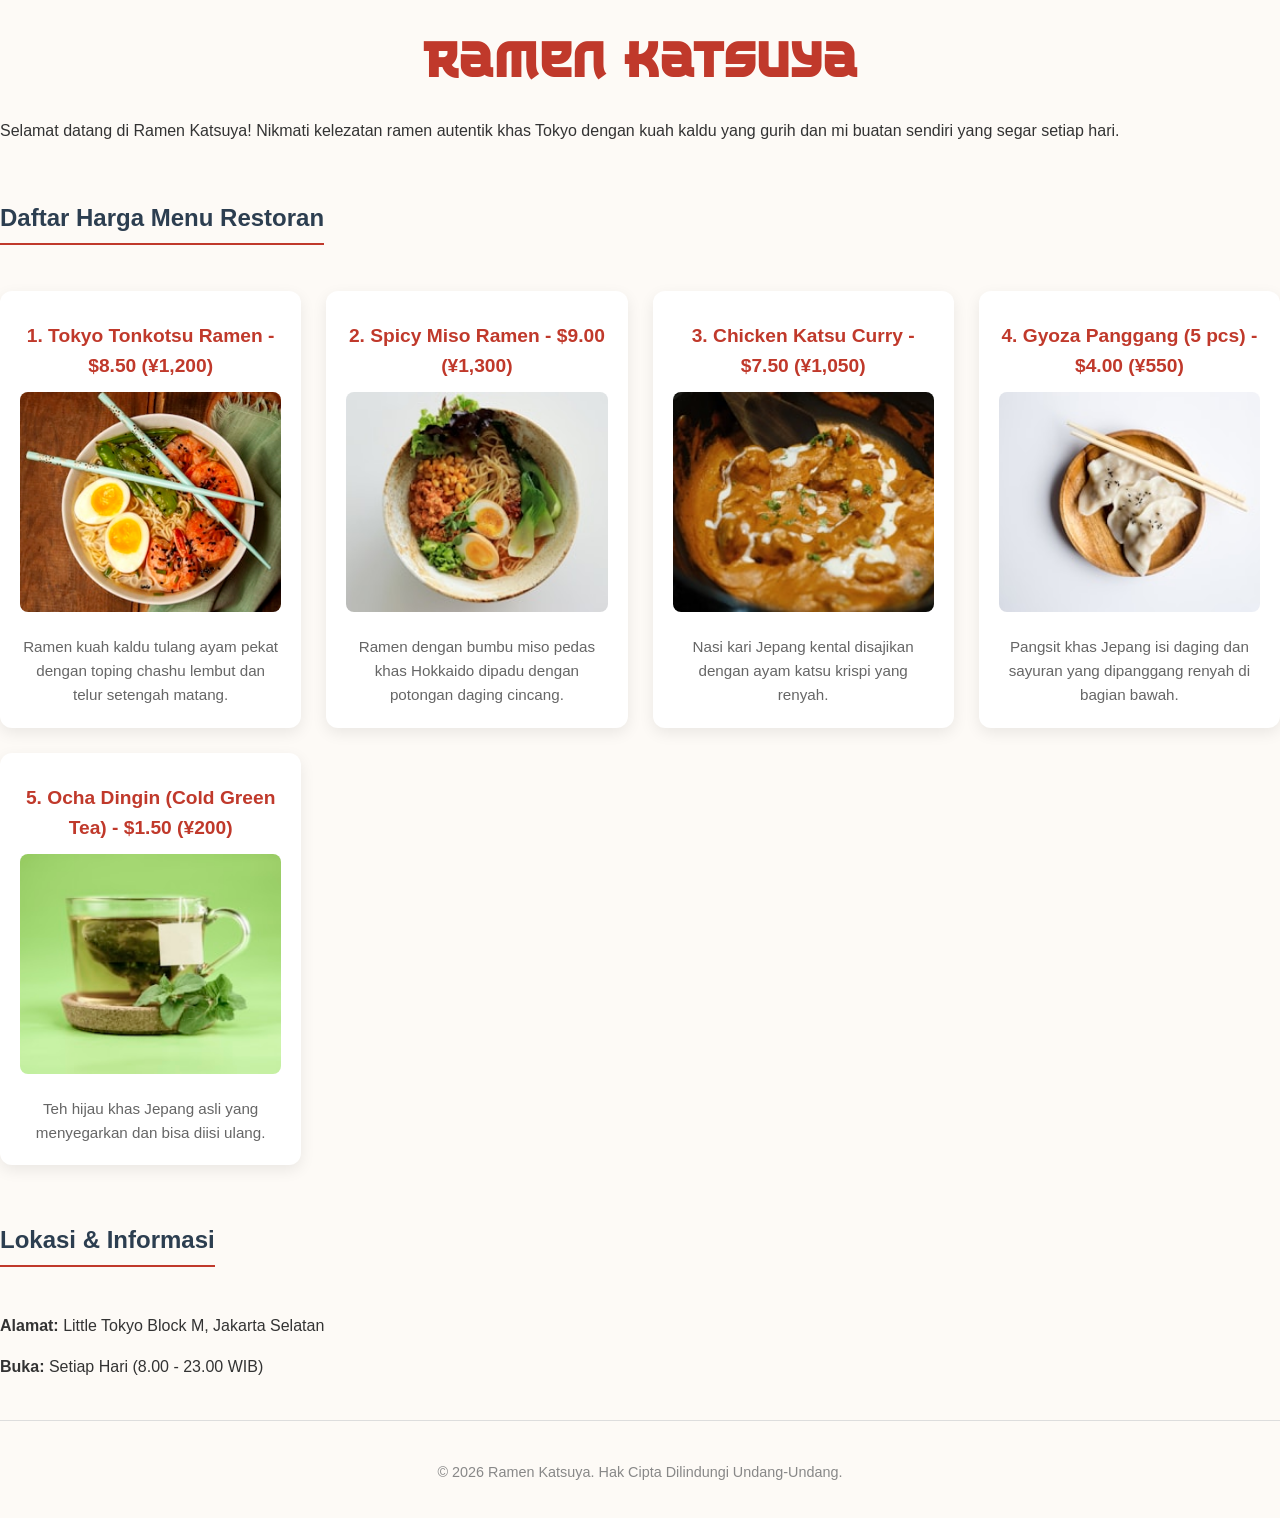
<file: Pertemuan 3.html>
<!DOCTYPE html>
<html lang="id">
<head>
    <meta charset="UTF-8">
    <title>Ramen Katsuya - Daftar Harga Menu Restoran</title>
    <link rel="stylesheet" href="Layout.css">
</head>
<body>
    <h1>Ramen Katsuya</h1>
    <p>Selamat datang di Ramen Katsuya! Nikmati kelezatan ramen autentik khas Tokyo dengan kuah kaldu yang gurih dan mi buatan sendiri yang segar setiap hari.</p>
    <h2>Daftar Harga Menu Restoran</h2>
    <ul>
        <li>
            <h3>1. Tokyo Tonkotsu Ramen - &#36;8.50 (&yen;1,200)</h3>
            <img src="Tonkotsu Ramen.jpg" alt="Tokyo Tonkotsu Ramen" width="300">
            <p>Ramen kuah kaldu tulang ayam pekat dengan toping chashu lembut dan telur setengah matang.</p>
        </li>
        <li>
            <h3>2. Spicy Miso Ramen - &#36;9.00 (&yen;1,300)</h3>
            <img src="Spicy Miso Ramen.jpg" alt="Spicy Miso Ramen" width="300">
            <p>Ramen dengan bumbu miso pedas khas Hokkaido dipadu dengan potongan daging cincang.</p>
        </li>
        <li>
            <h3>3. Chicken Katsu Curry - &#36;7.50 (&yen;1,050)</h3>
            <img src="Chicken Katsu Kare.jpg" alt="Chicken Katsu Curry" width="300">
            <p>Nasi kari Jepang kental disajikan dengan ayam katsu krispi yang renyah.</p>
        </li>
        <li>
            <h3>4. Gyoza Panggang (5 pcs) - &#36;4.00 (&yen;550)</h3>
            <img src="Gyoza.jpg" alt="Gyoza Panggang" width="300">
            <p>Pangsit khas Jepang isi daging dan sayuran yang dipanggang renyah di bagian bawah.</p>
        </li>
        <li>
            <h3>5. Ocha Dingin (Cold Green Tea) - &#36;1.50 (&yen;200)</h3>
            <img src="Ocha.jpg" alt="Ocha Dingin" width="300">
            <p>Teh hijau khas Jepang asli yang menyegarkan dan bisa diisi ulang.</p>
        </li>
    </ul>
    <h2>Lokasi & Informasi</h2>
    <p><strong>Alamat:</strong> Little Tokyo Block M, Jakarta Selatan</p>
    <p><strong>Buka:</strong> Setiap Hari (8.00 - 23.00 WIB)</p>
    <hr>
    <footer>
        <p>&copy; 2026 Ramen Katsuya. Hak Cipta Dilindungi Undang-Undang.</p>
    </footer>

</body>
</html>
</file>
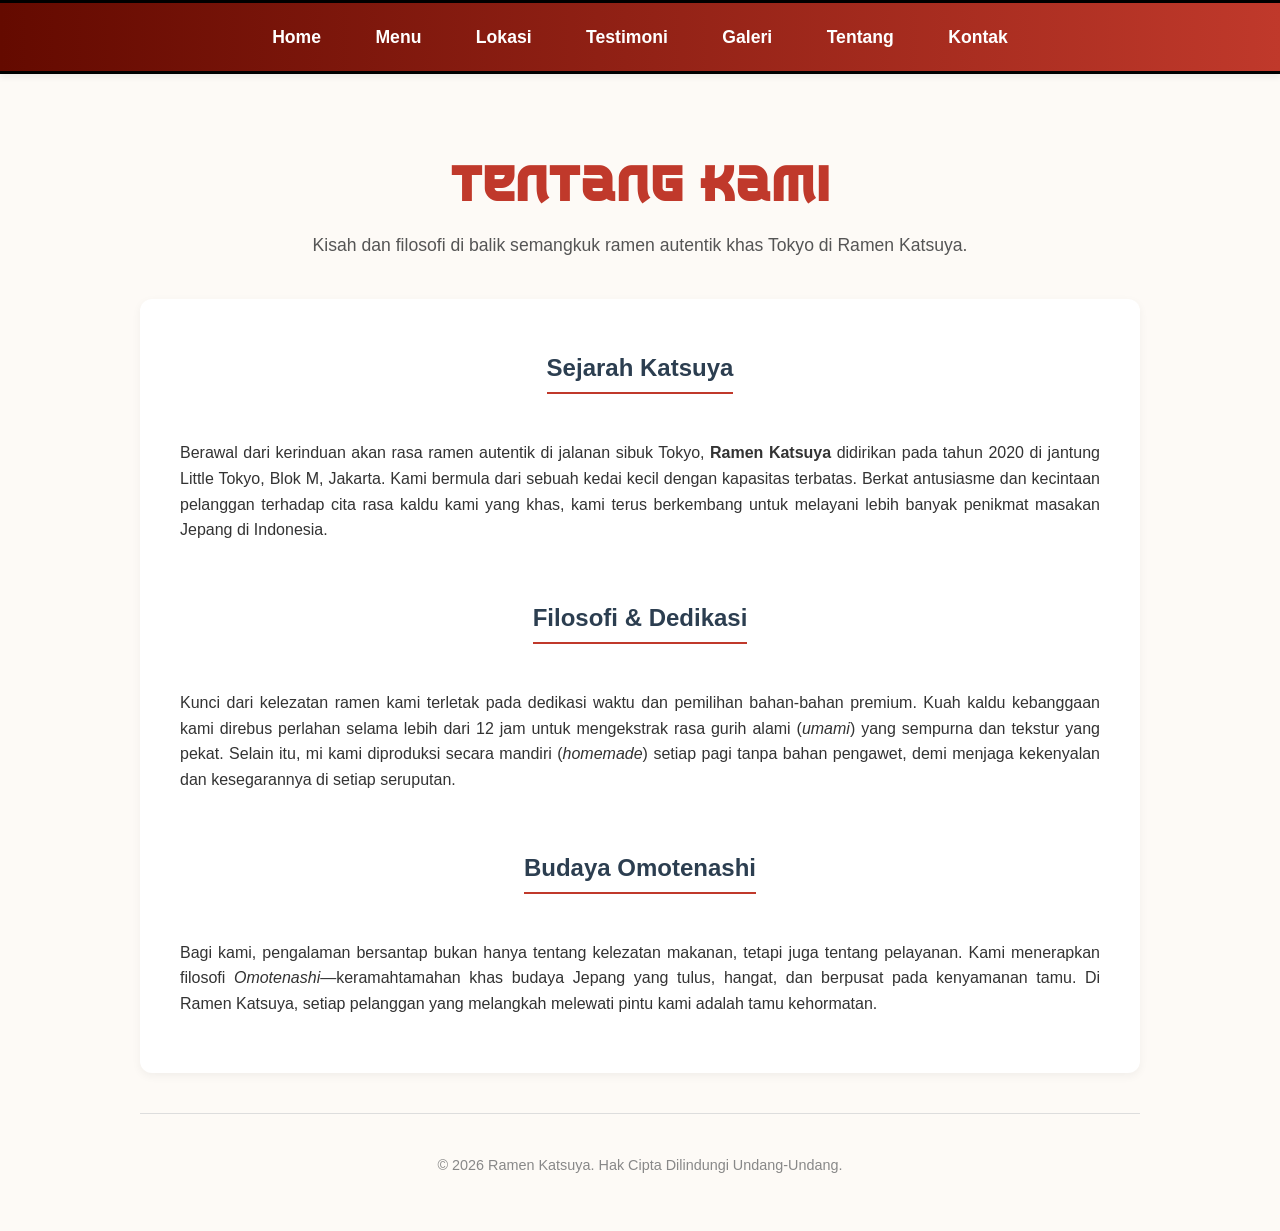
<file: tentang.html>
<!DOCTYPE html>
<html lang="id">
<head>
    <meta charset="UTF-8">
    <meta name="viewport" content="width=device-width, initial-scale=1.0">
    <title>Ramen Katsuya - Tentang Kami</title>
    <link rel="stylesheet" href="Layout.css">
</head>
<body>
    <nav class="navbar">
        <a href="index.html">Home</a>
        <a href="menu.html">Menu</a>
        <a href="lokasi.html">Lokasi</a>
        <a href="testimoni.html">Testimoni</a>
        <a href="galeri.html">Galeri</a>
        <a href="tentang.html">Tentang</a>
        <a href="kontak.html">Kontak</a>
    </nav>

    <div class="container">
        <h1>Tentang Kami</h1>
        <p class="header-text">Kisah dan filosofi di balik semangkuk ramen autentik khas Tokyo di Ramen Katsuya.</p>

        <div class="info-section" style="text-align: left; padding: 40px; margin-top: 20px;">
            
            <div style="text-align: center;">
                <h2 style="margin-top: 10px;">Sejarah Katsuya</h2>
            </div>
            <p style="text-align: justify;">Berawal dari kerinduan akan rasa ramen autentik di jalanan sibuk Tokyo, <strong>Ramen Katsuya</strong> didirikan pada tahun 2020 di jantung Little Tokyo, Blok M, Jakarta. Kami bermula dari sebuah kedai kecil dengan kapasitas terbatas. Berkat antusiasme dan kecintaan pelanggan terhadap cita rasa kaldu kami yang khas, kami terus berkembang untuk melayani lebih banyak penikmat masakan Jepang di Indonesia.</p>

            <div style="text-align: center;">
                <h2>Filosofi & Dedikasi</h2>
            </div>
            <p style="text-align: justify;">Kunci dari kelezatan ramen kami terletak pada dedikasi waktu dan pemilihan bahan-bahan premium. Kuah kaldu kebanggaan kami direbus perlahan selama lebih dari 12 jam untuk mengekstrak rasa gurih alami (<em>umami</em>) yang sempurna dan tekstur yang pekat. Selain itu, mi kami diproduksi secara mandiri (<em>homemade</em>) setiap pagi tanpa bahan pengawet, demi menjaga kekenyalan dan kesegarannya di setiap seruputan.</p>

            <div style="text-align: center;">
                <h2>Budaya Omotenashi</h2>
            </div>
            <p style="text-align: justify;">Bagi kami, pengalaman bersantap bukan hanya tentang kelezatan makanan, tetapi juga tentang pelayanan. Kami menerapkan filosofi <em>Omotenashi</em>—keramahtamahan khas budaya Jepang yang tulus, hangat, dan berpusat pada kenyamanan tamu. Di Ramen Katsuya, setiap pelanggan yang melangkah melewati pintu kami adalah tamu kehormatan.</p>

        </div>

        <hr>
        <footer>
            <p>&copy; 2026 Ramen Katsuya. Hak Cipta Dilindungi Undang-Undang.</p>
        </footer>
    </div>
</body>
</html>
</file>
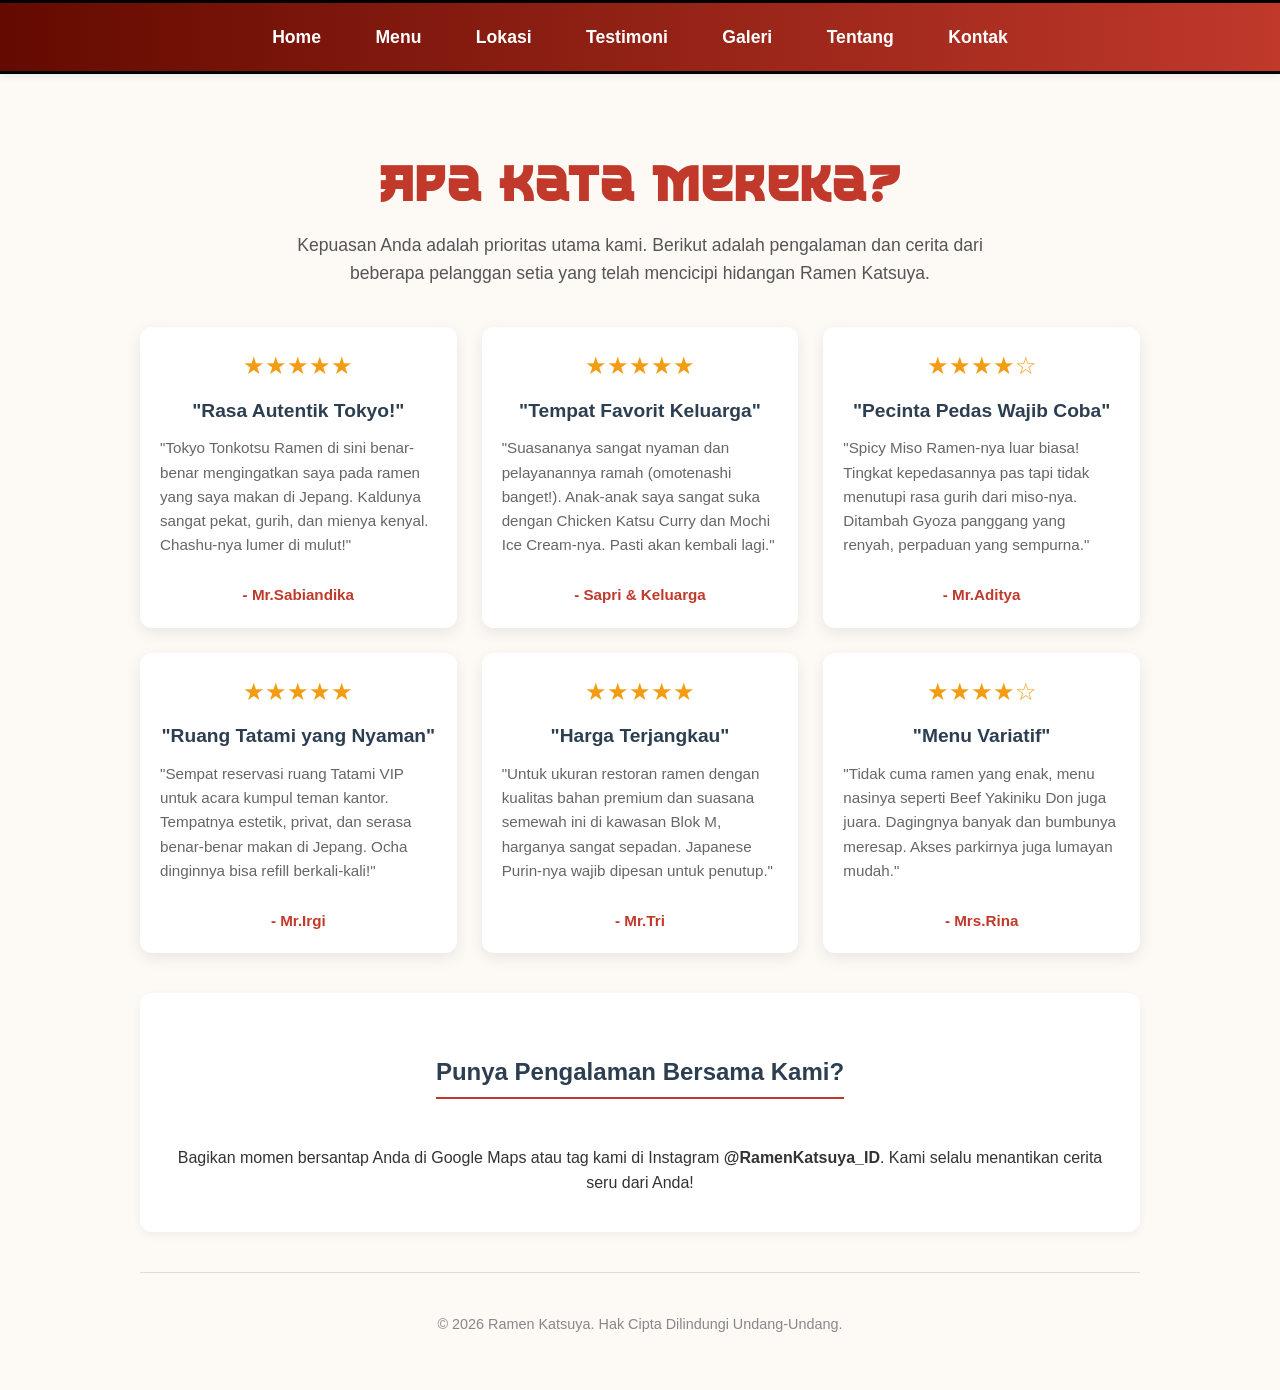
<file: testimoni.html>
<!DOCTYPE html>
<html lang="id">
<head>
    <meta charset="UTF-8">
    <meta name="viewport" content="width=device-width, initial-scale=1.0">
    <title>Ramen Katsuya - Testimoni Pelanggan</title>
    <link rel="stylesheet" href="Layout.css">
</head>
<body>
    <nav class="navbar">
        <a href="index.html">Home</a>
        <a href="menu.html">Menu</a>
        <a href="lokasi.html">Lokasi</a>
        <a href="testimoni.html">Testimoni</a>
        <a href="galeri.html">Galeri</a>
        <a href="tentang.html">Tentang</a>
        <a href="kontak.html">Kontak</a>
    </nav>

    <div class="container">
        <h1>Apa Kata Mereka?</h1>
        <p class="header-text">Kepuasan Anda adalah prioritas utama kami. Berikut adalah pengalaman dan cerita dari beberapa pelanggan setia yang telah mencicipi hidangan Ramen Katsuya.</p>

        <ul>
            <li>
                <p style="color: #f39c12; font-size: 1.5em; margin-top: 0; margin-bottom: 10px;">&#9733;&#9733;&#9733;&#9733;&#9733;</p>
                <h3 style="color: #2c3e50;">"Rasa Autentik Tokyo!"</h3>
                <p style="text-align: left;">"Tokyo Tonkotsu Ramen di sini benar-benar mengingatkan saya pada ramen yang saya makan di Jepang. Kaldunya sangat pekat, gurih, dan mienya kenyal. Chashu-nya lumer di mulut!"</p>
                <br>
                <p style="color: #c0392b; font-weight: bold;">- Mr.Sabiandika</p>
            </li>
            
            <li>
                <p style="color: #f39c12; font-size: 1.5em; margin-top: 0; margin-bottom: 10px;">&#9733;&#9733;&#9733;&#9733;&#9733;</p>
                <h3 style="color: #2c3e50;">"Tempat Favorit Keluarga"</h3>
                <p style="text-align: left;">"Suasananya sangat nyaman dan pelayanannya ramah (omotenashi banget!). Anak-anak saya sangat suka dengan Chicken Katsu Curry dan Mochi Ice Cream-nya. Pasti akan kembali lagi."</p>
                <br>
                <p style="color: #c0392b; font-weight: bold;">- Sapri & Keluarga</p>
            </li>
            
            <li>
                <p style="color: #f39c12; font-size: 1.5em; margin-top: 0; margin-bottom: 10px;">&#9733;&#9733;&#9733;&#9733;&#9734;</p>
                <h3 style="color: #2c3e50;">"Pecinta Pedas Wajib Coba"</h3>
                <p style="text-align: left;">"Spicy Miso Ramen-nya luar biasa! Tingkat kepedasannya pas tapi tidak menutupi rasa gurih dari miso-nya. Ditambah Gyoza panggang yang renyah, perpaduan yang sempurna."</p>
                <br>
                <p style="color: #c0392b; font-weight: bold;">- Mr.Aditya</p>
            </li>
            
            <li>
                <p style="color: #f39c12; font-size: 1.5em; margin-top: 0; margin-bottom: 10px;">&#9733;&#9733;&#9733;&#9733;&#9733;</p>
                <h3 style="color: #2c3e50;">"Ruang Tatami yang Nyaman"</h3>
                <p style="text-align: left;">"Sempat reservasi ruang Tatami VIP untuk acara kumpul teman kantor. Tempatnya estetik, privat, dan serasa benar-benar makan di Jepang. Ocha dinginnya bisa refill berkali-kali!"</p>
                <br>
                <p style="color: #c0392b; font-weight: bold;">- Mr.Irgi</p>
            </li>
            
            <li>
                <p style="color: #f39c12; font-size: 1.5em; margin-top: 0; margin-bottom: 10px;">&#9733;&#9733;&#9733;&#9733;&#9733;</p>
                <h3 style="color: #2c3e50;">"Harga Terjangkau"</h3>
                <p style="text-align: left;">"Untuk ukuran restoran ramen dengan kualitas bahan premium dan suasana semewah ini di kawasan Blok M, harganya sangat sepadan. Japanese Purin-nya wajib dipesan untuk penutup."</p>
                <br>
                <p style="color: #c0392b; font-weight: bold;">- Mr.Tri</p>
            </li>
            
            <li>
                <p style="color: #f39c12; font-size: 1.5em; margin-top: 0; margin-bottom: 10px;">&#9733;&#9733;&#9733;&#9733;&#9734;</p>
                <h3 style="color: #2c3e50;">"Menu Variatif"</h3>
                <p style="text-align: left;">"Tidak cuma ramen yang enak, menu nasinya seperti Beef Yakiniku Don juga juara. Dagingnya banyak dan bumbunya meresap. Akses parkirnya juga lumayan mudah."</p>
                <br>
                <p style="color: #c0392b; font-weight: bold;">- Mrs.Rina</p>
            </li>
        </ul>

        <div class="info-section" style="margin-top: 40px;">
            <h2>Punya Pengalaman Bersama Kami?</h2>
            <p>Bagikan momen bersantap Anda di Google Maps atau tag kami di Instagram <strong>@RamenKatsuya_ID</strong>. Kami selalu menantikan cerita seru dari Anda!</p>
        </div>

        <hr>
        <footer>
            <p>&copy; 2026 Ramen Katsuya. Hak Cipta Dilindungi Undang-Undang.</p>
        </footer>
    </div>
</body>
</html>
</file>
<file: Layout.css>
@font-face {
            font-family: 'RamenKatsuya';
            src: url('The Last Shuriken.ttf');
        }

        body {
            font-family: 'Segoe UI', Tahoma, Geneva, Verdana, sans-serif;
            background-color: #fdfaf6; 
            color: #333;
            line-height: 1.6;
            margin: 0;
            padding: 0;
        }

        .container {
            max-width: 1000px;
            margin: 0 auto;
            padding: 20px;
        }

        h1 {
            text-align: center;
            color: #c0392b; 
            font-size: 2.8em;
            margin-bottom: 5px;
            letter-spacing: 2px;
            font-family: 'RamenKatsuya', sans-serif;
        }

        h2 {
            text-align: center;
            color: #2c3e50;
            border-bottom: 2px solid #c0392b;
            display: inline-block;
            padding-bottom: 5px;
            margin-top: 40px;
            margin-bottom: 30px;
        }

        .header-text {
            text-align: center;
            font-size: 1.1em;
            color: #555;
            max-width: 700px;
            margin: 0 auto 40px auto;
        }

        ul {
            list-style-type: none; 
            padding: 0;
            display: grid;
            grid-template-columns: repeat(auto-fit, minmax(300px, 1fr));
            gap: 25px; 
        }

        li {
            background-color: #ffffff;
            border-radius: 12px;
            box-shadow: 0 5px 15px rgba(0,0,0,0.08);
            padding: 20px;
            text-align: center;
            transition: transform 0.3s ease, box-shadow 0.3s ease;
        }

        li:hover {
            transform: translateY(-8px);
            box-shadow: 0 12px 20px rgba(0,0,0,0.15);
        }

        li img {
            width: 100%;
            height: 220px;
            object-fit: cover; 
            border-radius: 8px;
            margin-bottom: 15px;
        }

        li h3 {
            color: #c0392b;
            font-size: 1.2em;
            margin: 10px 0;
        }

        li p {
            color: #666;
            font-size: 0.95em;
            margin: 0;
        }

        .info-section {
            text-align: center;
            background-color: #ffffff;
            padding: 20px;
            border-radius: 12px;
            box-shadow: 0 3px 10px rgba(0,0,0,0.05);
            margin-bottom: 30px;
        }

        hr {
            border: 0;
            height: 1px;
            background-color: #ddd;
            margin: 40px 0;
        }

        footer {
            text-align: center;
            color: #888;
            font-size: 0.9em;
            padding-bottom: 20px;
        }
        
        .video-container {
        text-align: center;
        margin: 30px auto;
        max-width: 800px;
        }

        .video-container video, 
        .video-container iframe {
        width: 50%;
        border-radius: 12px;
        box-shadow: 0 5px 15px rgba(0,0,0,0.1);
        }

        .navbar {
            text-align: center;
            background: linear-gradient(to right, #640a00, #c0392b);
            padding: 15px 0;
            box-shadow: 0 4px 6px rgba(0,0,0,0.05);
            border-top: 3px solid #000000;
            border-bottom: 3px solid #000000;
            margin-bottom: 30px;
        }

        .navbar a {
            text-decoration: none;
            color: #ffffff;
            font-size: 1.1em;
            font-weight: bold;
            margin: 0 15px;
            padding: 5px 10px;
            transition: color 0.3s ease, transform 0.3s ease;
            display: inline-block;
        }
        .navbar a:hover {
            color: #c07f2b;
            transform: scale(1.1);
        }
        
        .order-steps {
            background-color: #ffffff;
            border-radius: 12px;
            box-shadow: 0 3px 10px rgba(0,0,0,0.05);
            padding: 30px 30px 30px 60px;
            margin: 0 auto 40px auto;
            max-width: 800px;
        }

        .order-steps li {
            background-color: transparent;
            border-radius: 0;
            box-shadow: none;
            padding: 0;
            text-align: left;
            margin-bottom: 12px;
            font-size: 1.1em;
            color: #333;
        }

        .order-steps li:hover {
            transform: none;
            box-shadow: none;
        }
</file>
